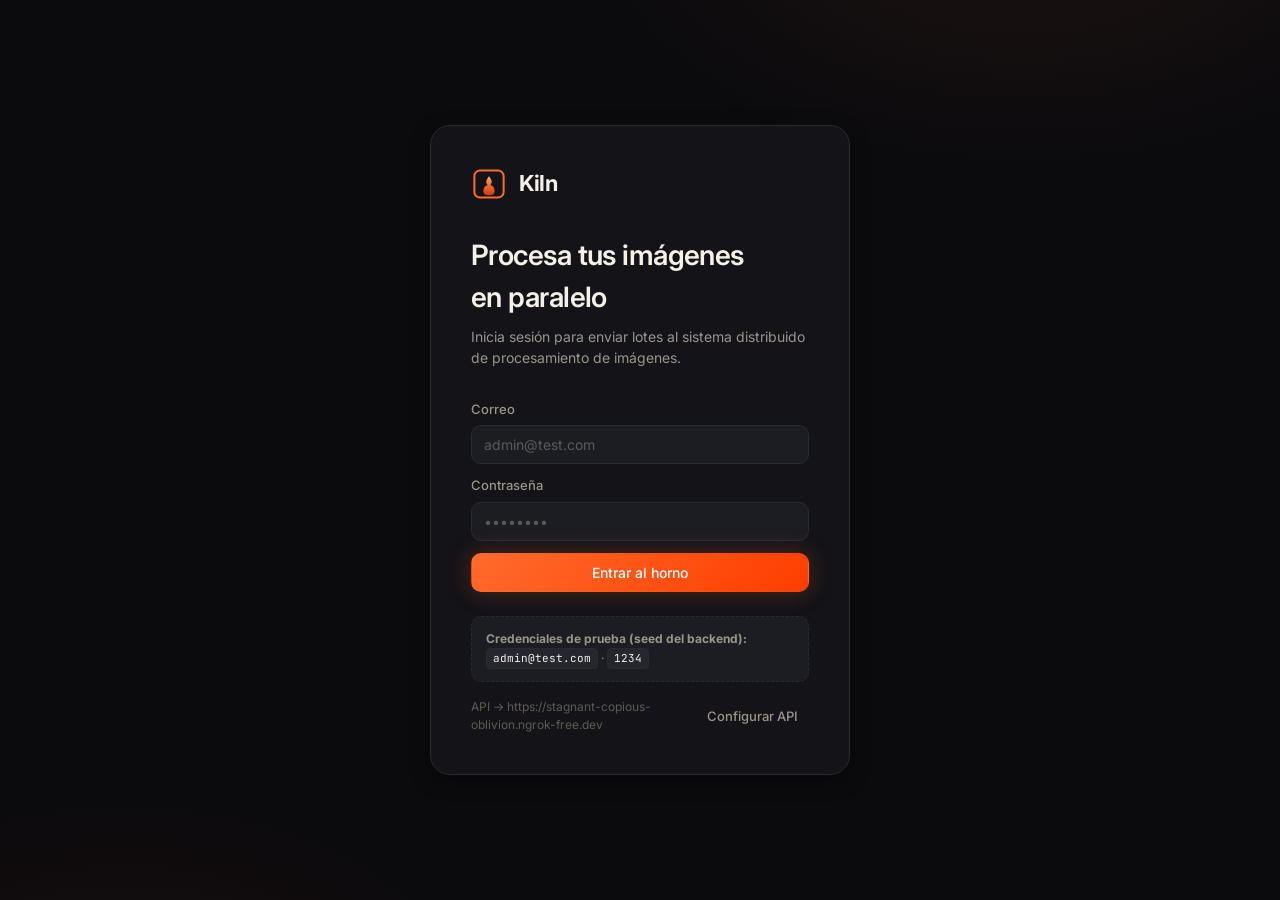
<file: kiln-frontend/index.html>
<!DOCTYPE html>
<html lang="es">
<head>
  <meta charset="UTF-8"/>
  <meta name="viewport" content="width=device-width, initial-scale=1.0"/>
  <title>Kiln — Iniciar sesión</title>
  <meta name="description" content="Kiln — procesa tus imágenes en paralelo"/>
  <link rel="icon" type="image/svg+xml" href="assets/logo.svg"/>
  <link rel="preconnect" href="https://fonts.googleapis.com"/>
  <link rel="preconnect" href="https://fonts.gstatic.com" crossorigin/>
  <link href="https://fonts.googleapis.com/css2?family=Inter:wght@400;500;600;700&family=JetBrains+Mono:wght@400;500&display=swap" rel="stylesheet"/>
  <link rel="stylesheet" href="css/styles.css"/>
</head>
<body>
  <div class="login-wrap">
    <div class="login-card">
      <div class="login-logo">
        <img src="assets/logo.svg" alt="Kiln logo"/>
        <span class="login-logo-text">Kiln</span>
      </div>
      <h1 class="login-title">Procesa tus imágenes<br/>en paralelo</h1>
      <p class="login-sub">
        Inicia sesión para enviar lotes al sistema distribuido de procesamiento
        de imágenes.
      </p>

      <form id="login-form" class="field-group" autocomplete="on">
        <div>
          <label class="label" for="correo">Correo</label>
          <input class="input" id="correo" type="email" name="correo" autocomplete="username" placeholder="admin@test.com" required/>
        </div>
        <div>
          <label class="label" for="password">Contraseña</label>
          <input class="input" id="password" type="password" name="password" autocomplete="current-password" placeholder="••••••••" required/>
        </div>
        <button class="btn btn-primary btn-block" id="submit-btn" type="submit">
          <span id="submit-label">Entrar al horno</span>
        </button>
      </form>

      <div class="login-hint">
        <b>Credenciales de prueba (seed del backend):</b><br/>
        <kbd>admin@test.com</kbd> · <kbd>1234</kbd>
      </div>

      <div class="mt-16 text-xs text-dim" style="display:flex;justify-content:space-between;align-items:center;">
        <span id="api-hint"></span>
        <button class="btn btn-ghost btn-sm" id="btn-settings-login">Configurar API</button>
      </div>
    </div>
  </div>

  <script type="module" src="js/auth.js"></script>
</body>
</html>
</file>
<file: kiln-frontend/css/styles.css>
/* ============================================================
   KILN — Global Styles
   Ver BRANDING.md para tokens y principios de diseño.
   ============================================================ */

:root {
  /* Color tokens */
  --bg: #0b0b0e;
  --surface: #131318;
  --surface-2: #1c1c23;
  --surface-3: #26262f;
  --border: #2a2a33;
  --border-strong: #3a3a45;
  --text: #f5f1e8;
  --text-muted: #9b9689;
  --text-dim: #5e5b53;
  --accent: #ff6b2c;
  --accent-hover: #ff884f;
  --accent-dim: #3a2418;
  --accent-soft: rgba(255, 107, 44, 0.1);
  --success: #4ade80;
  --warning: #fbbf24;
  --error: #ef4444;
  --info: #60a5fa;

  /* Radii */
  --radius-sm: 6px;
  --radius-md: 10px;
  --radius-lg: 14px;
  --radius-xl: 20px;

  /* Shadows */
  --shadow-sm: 0 1px 2px rgba(0, 0, 0, 0.4);
  --shadow-md: 0 6px 20px rgba(0, 0, 0, 0.35);
  --shadow-glow: 0 0 24px rgba(255, 107, 44, 0.25);

  /* Motion */
  --ease: cubic-bezier(0.2, 0.8, 0.2, 1);
  --fast: 120ms;
  --med: 200ms;

  /* Font */
  --font-sans: "Inter", system-ui, -apple-system, "Segoe UI", sans-serif;
  --font-mono: "JetBrains Mono", ui-monospace, "SF Mono", Consolas, monospace;
}

* {
  box-sizing: border-box;
}

html,
body {
  margin: 0;
  padding: 0;
  background: var(--bg);
  color: var(--text);
  font-family: var(--font-sans);
  font-size: 16px;
  line-height: 1.5;
  -webkit-font-smoothing: antialiased;
  -moz-osx-font-smoothing: grayscale;
}

body {
  min-height: 100vh;
}

/* Background texture (subtle radial warmth) */
body::before {
  content: "";
  position: fixed;
  inset: 0;
  pointer-events: none;
  background:
    radial-gradient(ellipse 60% 50% at 80% -10%, rgba(255, 107, 44, 0.08), transparent 60%),
    radial-gradient(ellipse 50% 40% at 10% 110%, rgba(255, 61, 0, 0.05), transparent 60%);
  z-index: 0;
}

a {
  color: var(--accent);
  text-decoration: none;
  transition: color var(--fast) var(--ease);
}
a:hover {
  color: var(--accent-hover);
}

h1, h2, h3, h4 {
  margin: 0;
  letter-spacing: -0.02em;
  font-weight: 600;
}
h1 { font-size: 28px; }
h2 { font-size: 22px; }
h3 { font-size: 18px; }

code, pre, .mono {
  font-family: var(--font-mono);
}

hr {
  border: none;
  border-top: 1px solid var(--border);
  margin: 24px 0;
}

::selection {
  background: var(--accent);
  color: var(--bg);
}

/* ============================================================
   Topbar
   ============================================================ */
.topbar {
  position: sticky;
  top: 0;
  z-index: 100;
  height: 56px;
  border-bottom: 1px solid var(--border);
  background: rgba(11, 11, 14, 0.8);
  backdrop-filter: blur(12px);
  -webkit-backdrop-filter: blur(12px);
}
.topbar-inner {
  max-width: 1280px;
  margin: 0 auto;
  padding: 0 24px;
  height: 100%;
  display: flex;
  align-items: center;
  gap: 32px;
}
.brand {
  display: flex;
  align-items: center;
  gap: 10px;
  font-size: 16px;
  font-weight: 600;
  letter-spacing: -0.01em;
  color: var(--text);
}
.brand img {
  width: 24px;
  height: 24px;
}
.brand:hover {
  color: var(--text);
}
.nav {
  display: flex;
  gap: 4px;
  flex: 1;
}
.nav a {
  padding: 8px 12px;
  border-radius: var(--radius-md);
  color: var(--text-muted);
  font-size: 14px;
  font-weight: 500;
  transition: all var(--fast) var(--ease);
}
.nav a:hover {
  color: var(--text);
  background: var(--surface-2);
}
.nav a.active {
  color: var(--accent);
  background: var(--accent-soft);
}
.topbar-actions {
  display: flex;
  align-items: center;
  gap: 8px;
}
.user-chip {
  display: flex;
  align-items: center;
  gap: 8px;
  padding: 6px 12px;
  background: var(--surface-2);
  border: 1px solid var(--border);
  border-radius: var(--radius-md);
  font-size: 13px;
  color: var(--text-muted);
}
.user-chip .dot {
  width: 8px;
  height: 8px;
  border-radius: 50%;
  background: var(--success);
}

/* ============================================================
   Buttons
   ============================================================ */
.btn {
  display: inline-flex;
  align-items: center;
  justify-content: center;
  gap: 8px;
  padding: 10px 16px;
  border-radius: var(--radius-md);
  border: 1px solid transparent;
  font-family: inherit;
  font-size: 14px;
  font-weight: 500;
  cursor: pointer;
  transition: all var(--fast) var(--ease);
  background: var(--surface-2);
  color: var(--text);
  border-color: var(--border);
  white-space: nowrap;
}
.btn:hover:not(:disabled) {
  background: var(--surface-3);
  border-color: var(--border-strong);
}
.btn:disabled {
  opacity: 0.5;
  cursor: not-allowed;
}

.btn-primary {
  background: linear-gradient(135deg, #ff6b2c 0%, #ff3d00 100%);
  color: #fff;
  border-color: transparent;
  box-shadow: var(--shadow-glow);
}
.btn-primary:hover:not(:disabled) {
  background: linear-gradient(135deg, #ff884f 0%, #ff5722 100%);
  box-shadow: 0 0 32px rgba(255, 107, 44, 0.4);
}

.btn-ghost {
  background: transparent;
  border-color: transparent;
  color: var(--text-muted);
}
.btn-ghost:hover:not(:disabled) {
  background: var(--surface-2);
  color: var(--text);
  border-color: transparent;
}

.btn-danger {
  background: transparent;
  color: var(--error);
  border-color: transparent;
}
.btn-danger:hover:not(:disabled) {
  background: rgba(239, 68, 68, 0.1);
  border-color: transparent;
}

.btn-sm {
  padding: 6px 10px;
  font-size: 13px;
}
.btn-icon {
  padding: 8px;
  width: 36px;
  height: 36px;
}
.btn-block {
  width: 100%;
}

/* ============================================================
   Inputs
   ============================================================ */
.label {
  display: block;
  font-size: 13px;
  font-weight: 500;
  color: var(--text-muted);
  margin-bottom: 6px;
}
.input, .select, .textarea {
  width: 100%;
  padding: 10px 12px;
  background: var(--surface-2);
  border: 1px solid var(--border);
  border-radius: var(--radius-md);
  color: var(--text);
  font-family: inherit;
  font-size: 14px;
  transition: all var(--fast) var(--ease);
}
.input:focus, .select:focus, .textarea:focus {
  outline: none;
  border-color: var(--accent);
  background: var(--surface);
  box-shadow: 0 0 0 3px var(--accent-soft);
}
.input::placeholder {
  color: var(--text-dim);
}
.select {
  appearance: none;
  background-image: url("data:image/svg+xml,%3Csvg xmlns='http://www.w3.org/2000/svg' width='12' height='12' viewBox='0 0 12 12'%3E%3Cpath fill='none' stroke='%239b9689' stroke-width='1.5' d='M3 5l3 3 3-3'/%3E%3C/svg%3E");
  background-repeat: no-repeat;
  background-position: right 12px center;
  padding-right: 32px;
}
.input-row {
  display: flex;
  gap: 8px;
}
.input-row > * { flex: 1; }

.field-group {
  display: flex;
  flex-direction: column;
  gap: 12px;
}
.field-inline {
  display: grid;
  grid-template-columns: repeat(auto-fit, minmax(140px, 1fr));
  gap: 10px;
}

/* ============================================================
   Cards & Panels
   ============================================================ */
.container {
  max-width: 1280px;
  margin: 0 auto;
  padding: 32px 24px;
  position: relative;
  z-index: 1;
}
.container-sm { max-width: 480px; }
.container-md { max-width: 800px; }

.card {
  background: var(--surface);
  border: 1px solid var(--border);
  border-radius: var(--radius-lg);
  padding: 24px;
}
.card-header {
  display: flex;
  justify-content: space-between;
  align-items: center;
  margin-bottom: 16px;
}
.card-title {
  font-size: 16px;
  font-weight: 600;
  margin: 0;
}
.card-subtitle {
  font-size: 13px;
  color: var(--text-muted);
  margin: 4px 0 0;
}

.panel {
  background: var(--surface);
  border: 1px solid var(--border);
  border-radius: var(--radius-lg);
  overflow: hidden;
}
.panel-header {
  padding: 16px 20px;
  border-bottom: 1px solid var(--border);
  display: flex;
  justify-content: space-between;
  align-items: center;
  gap: 12px;
}
.panel-body {
  padding: 20px;
}

/* ============================================================
   Badges & Chips
   ============================================================ */
.badge {
  display: inline-flex;
  align-items: center;
  gap: 6px;
  padding: 3px 8px;
  border-radius: var(--radius-sm);
  font-size: 12px;
  font-weight: 500;
  background: var(--surface-3);
  color: var(--text-muted);
  border: 1px solid var(--border);
}
.badge-accent { background: var(--accent-soft); color: var(--accent); border-color: transparent; }
.badge-success { background: rgba(74, 222, 128, 0.1); color: var(--success); border-color: transparent; }
.badge-warning { background: rgba(251, 191, 36, 0.1); color: var(--warning); border-color: transparent; }
.badge-error { background: rgba(239, 68, 68, 0.1); color: var(--error); border-color: transparent; }
.badge-info { background: rgba(96, 165, 250, 0.1); color: var(--info); border-color: transparent; }

.chip {
  display: inline-flex;
  align-items: center;
  gap: 6px;
  padding: 4px 10px;
  border-radius: 999px;
  background: var(--surface-3);
  color: var(--text-muted);
  font-size: 12px;
  border: 1px solid var(--border);
}

/* ============================================================
   Login
   ============================================================ */
.login-wrap {
  min-height: 100vh;
  display: grid;
  place-items: center;
  padding: 24px;
  position: relative;
  z-index: 1;
}
.login-card {
  width: 100%;
  max-width: 420px;
  background: var(--surface);
  border: 1px solid var(--border);
  border-radius: var(--radius-xl);
  padding: 40px;
  box-shadow: var(--shadow-md);
}
.login-logo {
  display: flex;
  align-items: center;
  gap: 12px;
  margin-bottom: 32px;
}
.login-logo img { width: 36px; height: 36px; }
.login-logo-text {
  font-size: 22px;
  font-weight: 700;
  letter-spacing: -0.02em;
}
.login-title {
  font-size: 28px;
  font-weight: 600;
  letter-spacing: -0.02em;
  margin: 0 0 8px;
}
.login-sub {
  color: var(--text-muted);
  margin: 0 0 32px;
  font-size: 14px;
}
.login-hint {
  margin-top: 24px;
  padding: 12px 14px;
  background: var(--surface-2);
  border: 1px dashed var(--border);
  border-radius: var(--radius-md);
  font-size: 12px;
  color: var(--text-muted);
  line-height: 1.6;
}
.login-hint kbd {
  display: inline-block;
  padding: 1px 6px;
  background: var(--surface-3);
  border: 1px solid var(--border);
  border-radius: 4px;
  font-family: var(--font-mono);
  font-size: 11px;
  color: var(--text);
}

/* ============================================================
   Forge (batch builder)
   ============================================================ */
.forge-grid {
  display: grid;
  grid-template-columns: 1.4fr 1fr;
  gap: 24px;
  align-items: start;
}
@media (max-width: 1024px) {
  .forge-grid { grid-template-columns: 1fr; }
}

.page-header {
  display: flex;
  justify-content: space-between;
  align-items: flex-start;
  margin-bottom: 24px;
  gap: 24px;
  flex-wrap: wrap;
}
.page-header h1 {
  font-size: 28px;
  margin: 0 0 6px;
}
.page-header p {
  margin: 0;
  color: var(--text-muted);
  font-size: 14px;
  max-width: 600px;
}

/* Dropzone */
.dropzone {
  display: flex;
  flex-direction: column;
  align-items: center;
  justify-content: center;
  width: 100%;
  border: 2px dashed var(--border);
  border-radius: var(--radius-lg);
  padding: 40px 24px;
  text-align: center;
  background: var(--surface-2);
  transition: all var(--fast) var(--ease);
  cursor: pointer;
}
.dropzone:hover,
.dropzone.drag-over {
  border-color: var(--accent);
  background: var(--accent-soft);
}
.dropzone-icon {
  width: 44px;
  height: 44px;
  margin-bottom: 12px;
  color: var(--text-muted);
}
.dropzone-title {
  font-size: 15px;
  font-weight: 500;
  color: var(--text);
  margin-bottom: 4px;
}
.dropzone-sub {
  font-size: 13px;
  color: var(--text-muted);
}
.dropzone input[type="file"] {
  display: none;
}

/* Image grid */
.img-grid {
  display: grid;
  grid-template-columns: repeat(auto-fill, minmax(140px, 1fr));
  gap: 12px;
  margin-top: 16px;
}
.img-tile {
  position: relative;
  aspect-ratio: 1;
  border-radius: var(--radius-md);
  overflow: hidden;
  background: var(--surface-2);
  border: 2px solid var(--border);
  cursor: pointer;
  transition: all var(--fast) var(--ease);
}
.img-tile:hover {
  border-color: var(--border-strong);
  transform: translateY(-2px);
}
.img-tile.selected {
  border-color: var(--accent);
  box-shadow: var(--shadow-glow);
}
.img-tile img {
  width: 100%;
  height: 100%;
  object-fit: cover;
}
.img-tile-meta {
  position: absolute;
  bottom: 0;
  left: 0;
  right: 0;
  padding: 6px 8px;
  background: linear-gradient(to top, rgba(0, 0, 0, 0.85), transparent);
  font-size: 11px;
  color: var(--text);
  display: flex;
  justify-content: space-between;
  align-items: center;
  font-family: var(--font-mono);
}
.img-tile-count {
  background: var(--accent);
  color: #000;
  padding: 1px 6px;
  border-radius: 999px;
  font-size: 10px;
  font-weight: 700;
}
.img-tile-remove {
  position: absolute;
  top: 6px;
  right: 6px;
  width: 22px;
  height: 22px;
  border-radius: 50%;
  background: rgba(0, 0, 0, 0.7);
  color: #fff;
  border: none;
  display: flex;
  align-items: center;
  justify-content: center;
  cursor: pointer;
  opacity: 0;
  transition: opacity var(--fast) var(--ease);
}
.img-tile:hover .img-tile-remove { opacity: 1; }
.img-tile-remove:hover { background: var(--error); }

/* Transformation list */
.transform-list {
  display: flex;
  flex-direction: column;
  gap: 10px;
}
.transform-item {
  background: var(--surface-2);
  border: 1px solid var(--border);
  border-radius: var(--radius-md);
  padding: 14px;
  transition: border-color var(--fast) var(--ease);
}
.transform-item:hover {
  border-color: var(--border-strong);
}
.transform-item-head {
  display: flex;
  align-items: center;
  justify-content: space-between;
  gap: 8px;
  margin-bottom: 10px;
}
.transform-item-head-left {
  display: flex;
  align-items: center;
  gap: 10px;
}
.transform-tag {
  display: inline-flex;
  align-items: center;
  gap: 6px;
  padding: 3px 10px;
  border-radius: var(--radius-sm);
  background: var(--accent-soft);
  color: var(--accent);
  font-size: 12px;
  font-weight: 600;
  font-family: var(--font-mono);
  text-transform: lowercase;
}
.transform-order {
  color: var(--text-dim);
  font-size: 11px;
  font-family: var(--font-mono);
}
.transform-actions {
  display: flex;
  gap: 2px;
}
.icon-btn {
  background: transparent;
  border: none;
  padding: 4px;
  border-radius: var(--radius-sm);
  color: var(--text-muted);
  cursor: pointer;
  display: flex;
  align-items: center;
  justify-content: center;
  transition: all var(--fast) var(--ease);
}
.icon-btn:hover {
  background: var(--surface-3);
  color: var(--text);
}
.icon-btn:disabled {
  opacity: 0.3;
  cursor: not-allowed;
}
.icon-btn.danger:hover {
  color: var(--error);
}

.empty-state {
  padding: 32px 20px;
  text-align: center;
  color: var(--text-muted);
  font-size: 13px;
  border: 1px dashed var(--border);
  border-radius: var(--radius-md);
  background: transparent;
}

.scope-tabs {
  display: flex;
  gap: 4px;
  padding: 4px;
  background: var(--surface-2);
  border-radius: var(--radius-md);
  border: 1px solid var(--border);
  margin-bottom: 16px;
}
.scope-tab {
  flex: 1;
  padding: 8px 12px;
  border: none;
  background: transparent;
  color: var(--text-muted);
  font-family: inherit;
  font-size: 13px;
  font-weight: 500;
  border-radius: var(--radius-sm);
  cursor: pointer;
  transition: all var(--fast) var(--ease);
}
.scope-tab:hover {
  color: var(--text);
}
.scope-tab.active {
  background: var(--surface-3);
  color: var(--text);
  box-shadow: var(--shadow-sm);
}
.scope-tab .count {
  margin-left: 6px;
  color: var(--text-dim);
  font-family: var(--font-mono);
  font-size: 11px;
}
.scope-tab.active .count { color: var(--accent); }

.scope-subtitle {
  font-size: 13px;
  color: var(--text-muted);
  margin-bottom: 12px;
  line-height: 1.5;
}

/* JSON Preview */
.json-preview {
  background: var(--surface-2);
  border: 1px solid var(--border);
  border-radius: var(--radius-md);
  padding: 14px;
  font-family: var(--font-mono);
  font-size: 12px;
  line-height: 1.6;
  color: var(--text-muted);
  overflow-x: auto;
  white-space: pre;
  max-height: 400px;
  overflow-y: auto;
}
.json-preview .k { color: var(--accent); }
.json-preview .s { color: var(--success); }
.json-preview .n { color: var(--info); }

/* ============================================================
   Lotes list & detail
   ============================================================ */
.lotes-table {
  width: 100%;
  border-collapse: collapse;
}
.lotes-table th,
.lotes-table td {
  padding: 14px 20px;
  text-align: left;
  border-bottom: 1px solid var(--border);
  font-size: 14px;
}
.lotes-table th {
  background: var(--surface-2);
  font-weight: 500;
  font-size: 12px;
  color: var(--text-muted);
  text-transform: uppercase;
  letter-spacing: 0.05em;
}
.lotes-table tr:last-child td {
  border-bottom: none;
}
.lotes-table tr:hover td {
  background: var(--surface-2);
}
.lote-id {
  font-family: var(--font-mono);
  font-size: 12px;
  color: var(--text);
}

.progress-bar {
  width: 100%;
  height: 6px;
  background: var(--surface-3);
  border-radius: 999px;
  overflow: hidden;
  position: relative;
}
.progress-fill {
  height: 100%;
  background: linear-gradient(90deg, var(--accent), var(--accent-hover));
  border-radius: 999px;
  transition: width 400ms var(--ease);
}
.progress-fill.indeterminate {
  width: 30% !important;
  animation: indeterm 1.4s ease-in-out infinite;
}
@keyframes indeterm {
  0% { transform: translateX(-100%); }
  100% { transform: translateX(400%); }
}

/* Stat cards */
.stats-grid {
  display: grid;
  grid-template-columns: repeat(auto-fit, minmax(160px, 1fr));
  gap: 16px;
  margin-bottom: 24px;
}
.stat-card {
  background: var(--surface);
  border: 1px solid var(--border);
  border-radius: var(--radius-lg);
  padding: 20px;
}
.stat-label {
  font-size: 12px;
  text-transform: uppercase;
  letter-spacing: 0.05em;
  color: var(--text-muted);
  margin-bottom: 8px;
}
.stat-value {
  font-size: 28px;
  font-weight: 600;
  letter-spacing: -0.02em;
  color: var(--text);
}
.stat-value .sub { font-size: 14px; color: var(--text-muted); margin-left: 4px; }

/* ============================================================
   Toasts & dialogs
   ============================================================ */
.toast-region {
  position: fixed;
  top: 72px;
  right: 24px;
  z-index: 1000;
  display: flex;
  flex-direction: column;
  gap: 10px;
  pointer-events: none;
}
.toast {
  min-width: 280px;
  max-width: 420px;
  background: var(--surface);
  border: 1px solid var(--border);
  border-left: 3px solid var(--accent);
  border-radius: var(--radius-md);
  padding: 12px 16px;
  box-shadow: var(--shadow-md);
  pointer-events: auto;
  animation: slideIn 200ms var(--ease);
  font-size: 14px;
}
.toast.success { border-left-color: var(--success); }
.toast.warning { border-left-color: var(--warning); }
.toast.error { border-left-color: var(--error); }
.toast-title {
  font-weight: 600;
  margin-bottom: 2px;
}
.toast-body {
  color: var(--text-muted);
  font-size: 13px;
}
@keyframes slideIn {
  from { transform: translateX(20px); opacity: 0; }
  to { transform: translateX(0); opacity: 1; }
}

/* Modal */
.modal-overlay {
  position: fixed;
  inset: 0;
  background: rgba(0, 0, 0, 0.6);
  backdrop-filter: blur(4px);
  display: none;
  align-items: center;
  justify-content: center;
  z-index: 500;
  padding: 24px;
}
.modal-overlay.open {
  display: flex;
}
.modal {
  background: var(--surface);
  border: 1px solid var(--border);
  border-radius: var(--radius-lg);
  max-width: 480px;
  width: 100%;
  padding: 24px;
  box-shadow: var(--shadow-md);
  animation: modalIn 200ms var(--ease);
}
@keyframes modalIn {
  from { transform: translateY(-8px); opacity: 0; }
  to { transform: translateY(0); opacity: 1; }
}
.modal-title {
  font-size: 18px;
  font-weight: 600;
  margin: 0 0 8px;
}
.modal-body {
  color: var(--text-muted);
  font-size: 14px;
  margin-bottom: 20px;
}
.modal-actions {
  display: flex;
  gap: 8px;
  justify-content: flex-end;
}

/* ============================================================
   Info page
   ============================================================ */
.info-grid {
  display: grid;
  grid-template-columns: repeat(auto-fill, minmax(280px, 1fr));
  gap: 16px;
}
.info-item {
  background: var(--surface);
  border: 1px solid var(--border);
  border-radius: var(--radius-lg);
  padding: 20px;
}
.info-item h3 {
  display: inline-flex;
  align-items: center;
  gap: 8px;
  font-size: 14px;
  font-family: var(--font-mono);
  color: var(--accent);
  margin-bottom: 8px;
  text-transform: lowercase;
}
.info-item p {
  margin: 0 0 12px;
  font-size: 14px;
  color: var(--text-muted);
}
.info-params {
  font-family: var(--font-mono);
  font-size: 11px;
  color: var(--text-muted);
  background: var(--surface-2);
  padding: 8px 10px;
  border-radius: var(--radius-sm);
  border: 1px solid var(--border);
}
.info-params div + div { margin-top: 4px; }
.info-params b { color: var(--text); font-weight: 500; }

/* ============================================================
   Hero / landing
   ============================================================ */
.hero {
  padding: 80px 0 40px;
  text-align: center;
  position: relative;
}
.hero h1 {
  font-size: 48px;
  margin: 0 0 12px;
  line-height: 1.1;
  letter-spacing: -0.03em;
}
.hero h1 .gradient {
  background: linear-gradient(135deg, #ff6b2c, #ff3d00);
  -webkit-background-clip: text;
  background-clip: text;
  color: transparent;
}
.hero p {
  font-size: 17px;
  color: var(--text-muted);
  max-width: 560px;
  margin: 0 auto;
}

/* ============================================================
   Utilities
   ============================================================ */
.flex { display: flex; }
.flex-between { display: flex; justify-content: space-between; align-items: center; }
.flex-gap { display: flex; gap: 8px; align-items: center; }
.grid-gap { display: grid; gap: 16px; }
.mt-0 { margin-top: 0; }
.mt-8 { margin-top: 8px; }
.mt-16 { margin-top: 16px; }
.mt-24 { margin-top: 24px; }
.text-muted { color: var(--text-muted); }
.text-dim { color: var(--text-dim); }
.text-error { color: var(--error); }
.text-success { color: var(--success); }
.text-sm { font-size: 13px; }
.text-xs { font-size: 12px; }
.mono { font-family: var(--font-mono); }
.nowrap { white-space: nowrap; }
.hidden { display: none !important; }

/* Scrollbar */
::-webkit-scrollbar {
  width: 10px;
  height: 10px;
}
::-webkit-scrollbar-track {
  background: var(--bg);
}
::-webkit-scrollbar-thumb {
  background: var(--surface-3);
  border-radius: 999px;
  border: 2px solid var(--bg);
}
::-webkit-scrollbar-thumb:hover {
  background: var(--border-strong);
}

/* Spinner */
.spinner {
  width: 14px;
  height: 14px;
  border: 2px solid var(--border);
  border-top-color: var(--accent);
  border-radius: 50%;
  animation: spin 700ms linear infinite;
  display: inline-block;
}
.spinner-lg {
  width: 24px;
  height: 24px;
  border-width: 3px;
}
@keyframes spin { to { transform: rotate(360deg); } }

/* Focus visible */
*:focus-visible {
  outline: 2px solid var(--accent);
  outline-offset: 2px;
}
.btn:focus-visible {
  outline-offset: 3px;
}
</file>
